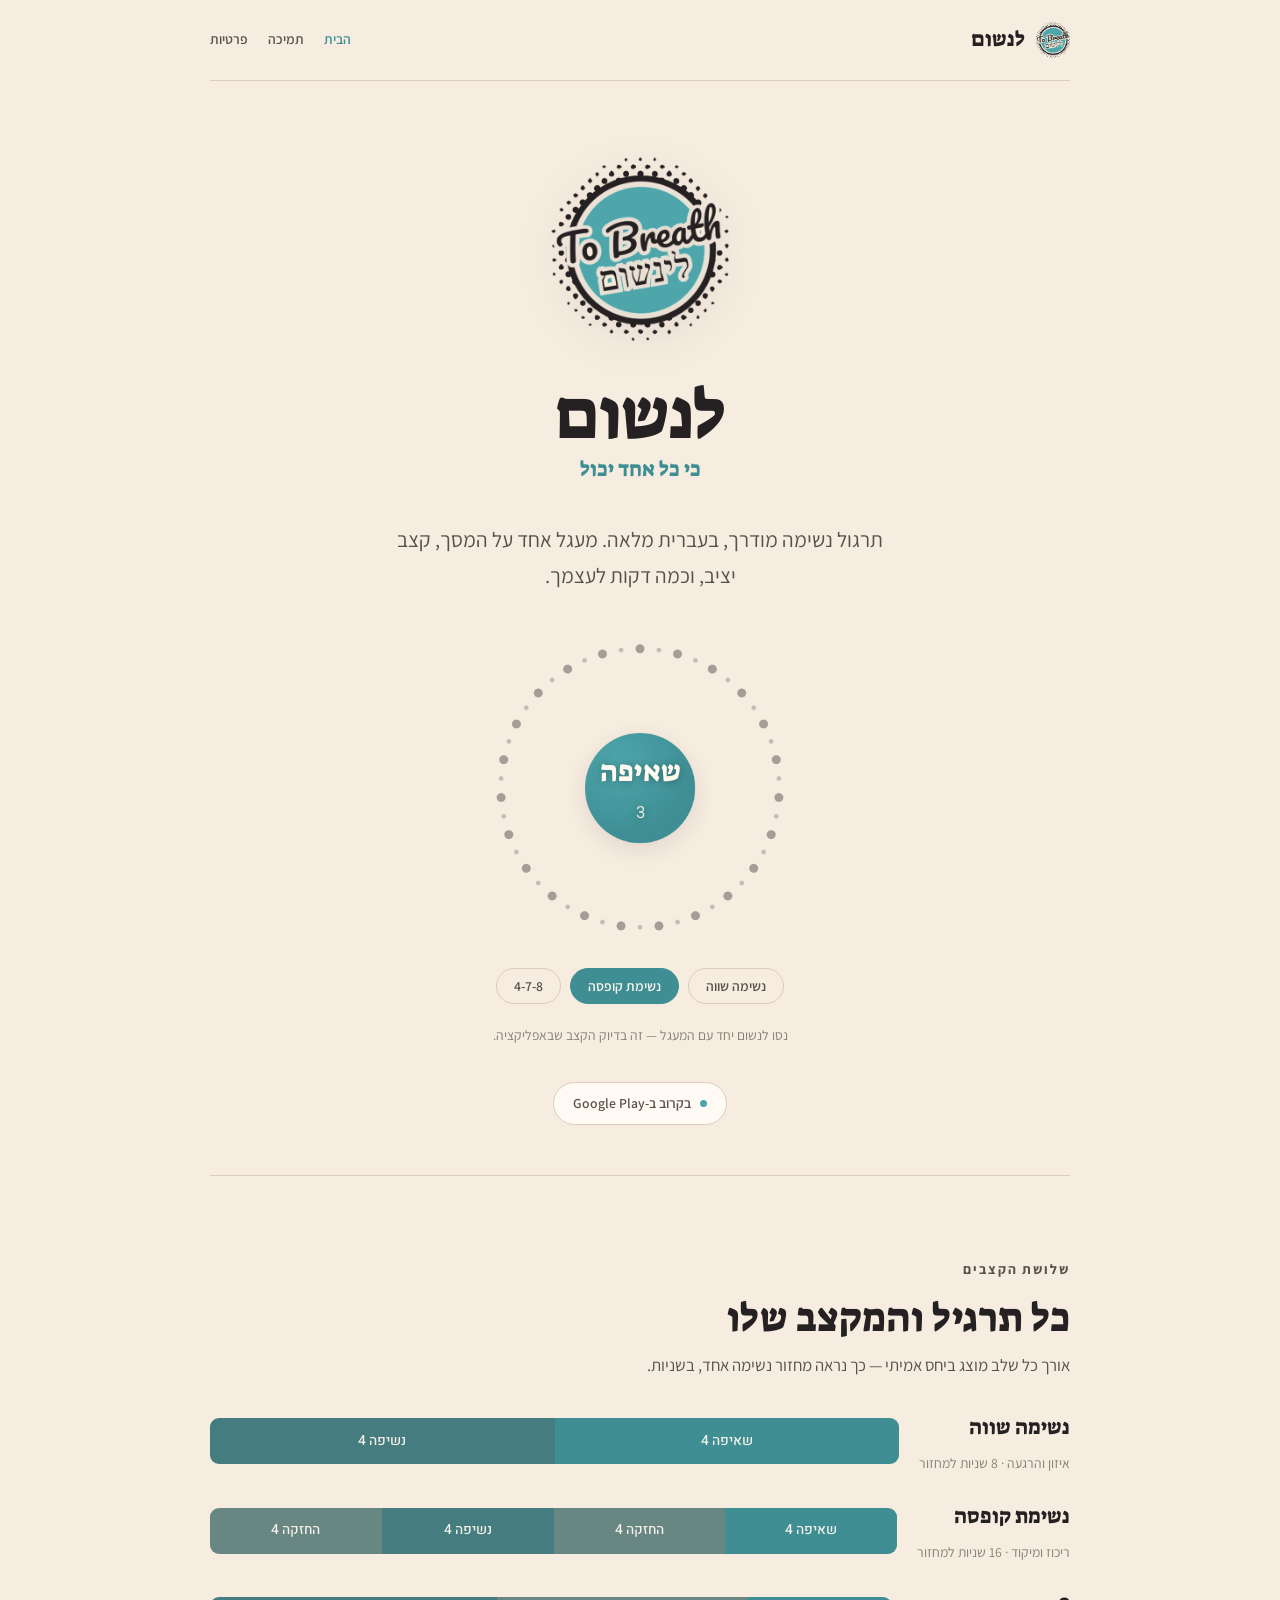
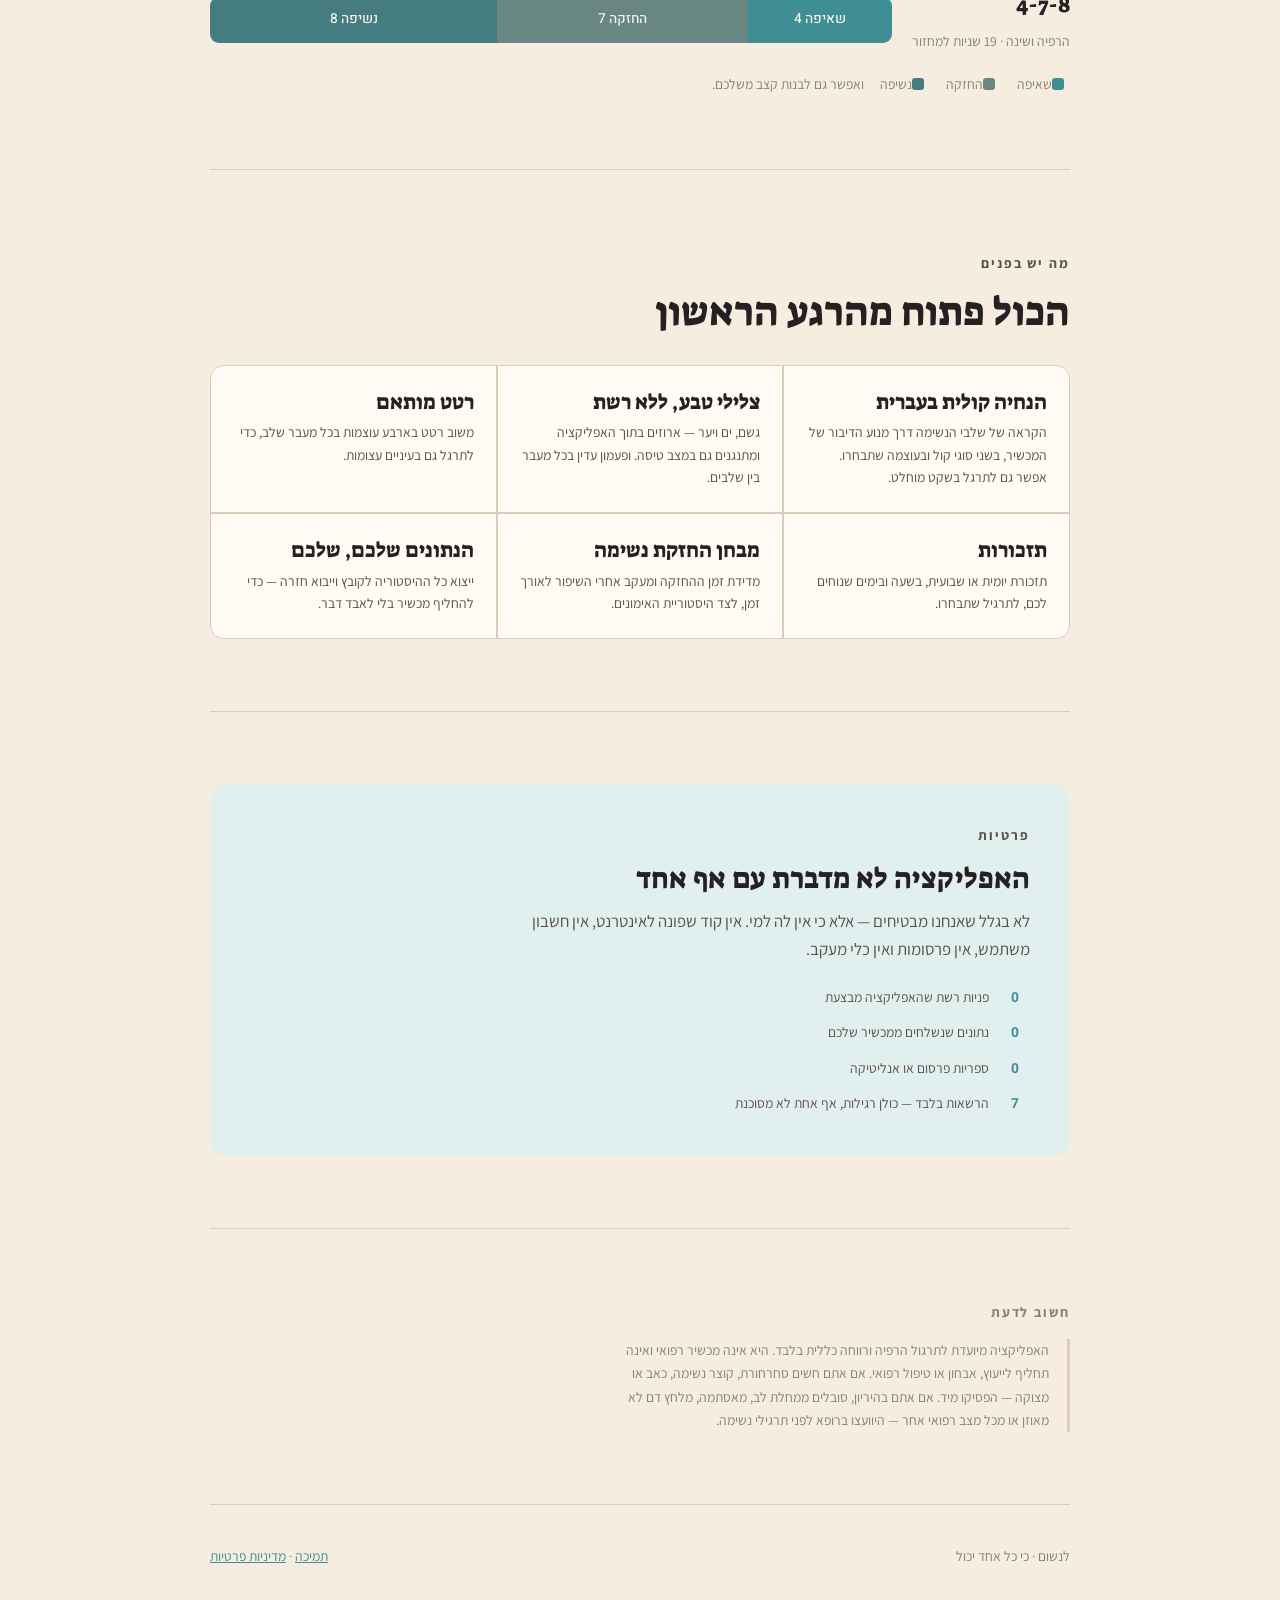
<file: index.html>
<!doctype html>
<html lang="he" dir="rtl">
<head>
<meta charset="utf-8">
<meta name="viewport" content="width=device-width, initial-scale=1">
<meta name="theme-color" content="#F6ECE0">
<link rel="icon" href="assets/logo.png">
<title>לנשום</title>
<link rel="preconnect" href="https://fonts.googleapis.com">
<link rel="preconnect" href="https://fonts.gstatic.com" crossorigin>
<link rel="stylesheet" href="https://fonts.googleapis.com/css2?family=Suez+One&family=Assistant:wght@300;400;600;700&family=Heebo:wght@400;500;700&display=swap">
<link rel="stylesheet" href="assets/site.css">
<style>
  /* ---- hero ---------------------------------------------------------- */
  .hero{display:flex; flex-direction:column; align-items:center; gap:34px;
        padding:clamp(40px,8vw,76px) 0 clamp(30px,5vw,50px); text-align:center}
  .hero p{text-align:center}
  .badge{width:clamp(132px,26vw,178px); height:auto; filter:drop-shadow(0 8px 22px var(--shadow))}
  .title{font-size:var(--step-4); letter-spacing:-.01em}
  .tagline{font-family:var(--f-display); font-size:var(--step-1); color:var(--teal); margin-top:-4px}
  .lede{font-size:var(--step-1); color:var(--ink-soft); max-width:52ch; margin-inline:auto}

  /* ---- the breathing widget: the app's core experience, live --------- */
  .breath{display:flex; flex-direction:column; align-items:center; gap:20px; width:100%}
  .stage{position:relative; width:min(320px,80vw); aspect-ratio:1; display:grid; place-items:center}
  .stage canvas{position:absolute; inset:0; width:100%; height:100%}
  .disc{
    width:52%; aspect-ratio:1; border-radius:50%;
    background:radial-gradient(circle at 32% 28%, var(--teal-bright), var(--teal) 70%);
    transform:scale(.44); will-change:transform;
    box-shadow:0 10px 34px var(--shadow);
  }
  .readout{position:absolute; display:flex; flex-direction:column; align-items:center; gap:2px; pointer-events:none}
  .phase{font-family:var(--f-display); font-size:var(--step-2); color:#FFF9F0; text-shadow:0 1px 10px rgba(0,0,0,.32)}
  .count{font-family:var(--f-num); font-variant-numeric:tabular-nums; font-size:var(--step-0);
         color:rgba(255,249,240,.82); text-shadow:0 1px 8px rgba(0,0,0,.3)}

  .chips{display:flex; flex-wrap:wrap; gap:9px; justify-content:center}
  .chip{
    font-family:var(--f-body); font-size:var(--step--1); font-weight:600; color:var(--ink-soft);
    background:transparent; border:1.5px solid var(--rule); border-radius:999px;
    padding:8px 17px; cursor:pointer; transition:background .18s,color .18s,border-color .18s;
  }
  .chip:hover{border-color:var(--teal)}
  .chip[aria-pressed="true"]{background:var(--teal); border-color:var(--teal); color:#FFF9F0}
  .hint{font-size:var(--step--1); color:var(--muted)}

  /* ---- sections ------------------------------------------------------ */
  section{padding-block:clamp(44px,7vw,72px); border-top:1px solid var(--rule)}
  .sec-head{margin-bottom:30px}
  .sec-head h2{font-size:var(--step-3)}
  .sec-head p{color:var(--ink-soft); margin-top:10px}

  /* rhythm bars: proportions are the real phase durations -------------- */
  .rhythms{display:flex; flex-direction:column; gap:26px}
  .rhythm{display:grid; grid-template-columns:minmax(120px,auto) 1fr; gap:8px 20px; align-items:center}
  .rhythm-name{font-family:var(--f-display); font-size:var(--step-1)}
  .rhythm-note{grid-column:1; font-size:var(--step--1); color:var(--muted); line-height:1.4}
  .bar{grid-column:2; grid-row:1 / span 2; display:flex; height:46px; border-radius:9px; overflow:hidden; background:var(--surface-2)}
  .seg{display:grid; place-items:center; font-family:var(--f-num); font-variant-numeric:tabular-nums;
       font-size:var(--step--1); font-weight:500; color:#FFF9F0; min-width:0}
  .seg span{opacity:.95; white-space:nowrap; overflow:hidden; text-overflow:ellipsis; padding-inline:4px}
  .seg.inhale{background:var(--teal)}
  .seg.hold{background:color-mix(in srgb, var(--teal) 45%, var(--muted))}
  .seg.exhale{background:color-mix(in srgb, var(--teal) 72%, #000 18%)}
  .legend{display:flex; flex-wrap:wrap; gap:16px; margin-top:22px; font-size:var(--step--1); color:var(--muted)}
  .legend i{display:inline-block; width:12px; height:12px; border-radius:3px; margin-inline-start:6px; vertical-align:-1px}

  /* feature list ------------------------------------------------------- */
  .features{display:grid; grid-template-columns:repeat(auto-fit,minmax(232px,1fr)); gap:2px; background:var(--rule);
            border:1px solid var(--rule); border-radius:14px; overflow:hidden}
  .feature{background:var(--surface); padding:24px 22px}
  .feature h3{font-size:var(--step-1); margin-bottom:7px}
  .feature p{font-size:var(--step--1); color:var(--ink-soft); line-height:1.62}

  /* privacy ------------------------------------------------------------ */
  .privacy{background:var(--teal-wash); border-radius:16px; padding:clamp(26px,5vw,40px)}
  .privacy h2{font-size:var(--step-2); margin-bottom:12px}
  .privacy p{color:var(--ink-soft)}
  .facts{list-style:none; padding:0; margin:22px 0 0; display:grid; gap:11px}
  .facts li{display:flex; gap:11px; align-items:baseline; font-size:var(--step--1); color:var(--ink-soft)}
  .facts b{font-family:var(--f-num); font-weight:700; color:var(--teal); min-width:2.2em; text-align:center;
           font-variant-numeric:tabular-nums}

  .disclaimer{font-size:var(--step--1); color:var(--muted); border-inline-start:3px solid var(--rule);
              padding-inline-start:18px; max-width:var(--measure)}
  footer{padding-block:40px 56px; border-top:1px solid var(--rule); display:flex; flex-wrap:wrap;
         gap:14px 26px; align-items:center; justify-content:space-between; font-size:var(--step--1); color:var(--muted)}
  .soon{display:inline-flex; align-items:center; gap:9px; font-size:var(--step--1); font-weight:600;
        color:var(--ink-soft); background:var(--surface); border:1px solid var(--rule);
        border-radius:999px; padding:9px 19px}
  .soon i{width:7px; height:7px; border-radius:50%; background:var(--teal-bright)}

  @media (prefers-reduced-motion:reduce){ .disc{transition:none !important} }
</style>


<meta name="description" content="תרגול נשימה מודרך בעברית — נשימה שווה, נשימת קופסה ו-4-7-8. ללא פרסומות, ללא מנויים וללא איסוף נתונים.">
</head>
<body>
<div class="wrap">
<nav class="nav">
  <a class="brand" href="index.html"><img src="assets/logo.png" alt="">לנשום</a>
  <ul>
    <li><a href="index.html" aria-current="page">הבית</a></li>
    <li><a href="support.html">תמיכה</a></li>
    <li><a href="privacy-policy.html">פרטיות</a></li>
  </ul>
</nav>

  <header class="hero">
    <img class="badge" src="assets/logo.png" alt="הלוגו של לנשום" width="405" height="420">
    <div>
      <h1 class="title">לנשום</h1>
      <p class="tagline">כי כל אחד יכול</p>
    </div>
    <p class="lede">תרגול נשימה מודרך, בעברית מלאה. מעגל אחד על המסך, קצב יציב, וכמה דקות לעצמך.</p>

    <div class="breath">
      <div class="stage">
        <canvas id="halo" width="640" height="640" aria-hidden="true"></canvas>
        <div class="disc" id="disc"></div>
        <div class="readout"><div class="phase" id="phase">שאיפה</div><div class="count" id="count">4</div></div>
      </div>
      <div class="chips" role="group" aria-label="בחירת קצב נשימה">
        <button class="chip" data-p="equal"  aria-pressed="false">נשימה שווה</button>
        <button class="chip" data-p="box"    aria-pressed="true">נשימת קופסה</button>
        <button class="chip" data-p="four78" aria-pressed="false">4-7-8</button>
      </div>
      <p class="hint">נסו לנשום יחד עם המעגל — זה בדיוק הקצב שבאפליקציה.</p>
    </div>

    <span class="soon"><i></i> בקרוב ב-Google Play</span>
  </header>

  <section>
    <div class="sec-head">
      <p class="eyebrow">שלושת הקצבים</p>
      <h2>כל תרגיל והמקצב שלו</h2>
      <p>אורך כל שלב מוצג ביחס אמיתי — כך נראה מחזור נשימה אחד, בשניות.</p>
    </div>

    <div class="rhythms">
      <div class="rhythm">
        <div class="rhythm-name">נשימה שווה</div>
        <div class="rhythm-note">איזון והרגעה · 8 שניות למחזור</div>
        <div class="bar" role="img" aria-label="שאיפה 4 שניות, נשיפה 4 שניות">
          <div class="seg inhale" style="flex:4"><span>שאיפה 4</span></div>
          <div class="seg exhale" style="flex:4"><span>נשיפה 4</span></div>
        </div>
      </div>

      <div class="rhythm">
        <div class="rhythm-name">נשימת קופסה</div>
        <div class="rhythm-note">ריכוז ומיקוד · 16 שניות למחזור</div>
        <div class="bar" role="img" aria-label="שאיפה 4, החזקה 4, נשיפה 4, החזקה 4">
          <div class="seg inhale" style="flex:4"><span>שאיפה 4</span></div>
          <div class="seg hold"   style="flex:4"><span>החזקה 4</span></div>
          <div class="seg exhale" style="flex:4"><span>נשיפה 4</span></div>
          <div class="seg hold"   style="flex:4"><span>החזקה 4</span></div>
        </div>
      </div>

      <div class="rhythm">
        <div class="rhythm-name">4-7-8</div>
        <div class="rhythm-note">הרפיה ושינה · 19 שניות למחזור</div>
        <div class="bar" role="img" aria-label="שאיפה 4, החזקה 7, נשיפה 8">
          <div class="seg inhale" style="flex:4"><span>שאיפה 4</span></div>
          <div class="seg hold"   style="flex:7"><span>החזקה 7</span></div>
          <div class="seg exhale" style="flex:8"><span>נשיפה 8</span></div>
        </div>
      </div>
    </div>

    <div class="legend">
      <span><i style="background:var(--teal)"></i>שאיפה</span>
      <span><i style="background:color-mix(in srgb,var(--teal) 45%,var(--muted))"></i>החזקה</span>
      <span><i style="background:color-mix(in srgb,var(--teal) 72%,#000 18%)"></i>נשיפה</span>
      <span>ואפשר גם לבנות קצב משלכם.</span>
    </div>
  </section>

  <section>
    <div class="sec-head">
      <p class="eyebrow">מה יש בפנים</p>
      <h2>הכול פתוח מהרגע הראשון</h2>
    </div>
    <div class="features">
      <div class="feature">
        <h3>הנחיה קולית בעברית</h3>
        <p>הקראה של שלבי הנשימה דרך מנוע הדיבור של המכשיר, בשני סוגי קול ובעוצמה שתבחרו. אפשר גם לתרגל בשקט מוחלט.</p>
      </div>
      <div class="feature">
        <h3>צלילי טבע, ללא רשת</h3>
        <p>גשם, ים ויער — ארוזים בתוך האפליקציה ומתנגנים גם במצב טיסה. ופעמון עדין בכל מעבר בין שלבים.</p>
      </div>
      <div class="feature">
        <h3>רטט מותאם</h3>
        <p>משוב רטט בארבע עוצמות בכל מעבר שלב, כדי לתרגל גם בעיניים עצומות.</p>
      </div>
      <div class="feature">
        <h3>תזכורות</h3>
        <p>תזכורת יומית או שבועית, בשעה ובימים שנוחים לכם, לתרגיל שתבחרו.</p>
      </div>
      <div class="feature">
        <h3>מבחן החזקת נשימה</h3>
        <p>מדידת זמן ההחזקה ומעקב אחרי השיפור לאורך זמן, לצד היסטוריית האימונים.</p>
      </div>
      <div class="feature">
        <h3>הנתונים שלכם, שלכם</h3>
        <p>ייצוא כל ההיסטוריה לקובץ וייבוא חזרה — כדי להחליף מכשיר בלי לאבד דבר.</p>
      </div>
    </div>
  </section>

  <section>
    <div class="privacy">
      <p class="eyebrow">פרטיות</p>
      <h2>האפליקציה לא מדברת עם אף אחד</h2>
      <p>לא בגלל שאנחנו מבטיחים — אלא כי אין לה למי. אין קוד שפונה לאינטרנט, אין חשבון משתמש, אין פרסומות ואין כלי מעקב.</p>
      <ul class="facts">
        <li><b>0</b> פניות רשת שהאפליקציה מבצעת</li>
        <li><b>0</b> נתונים שנשלחים ממכשיר שלכם</li>
        <li><b>0</b> ספריות פרסום או אנליטיקה</li>
        <li><b>7</b> הרשאות בלבד — כולן רגילות, אף אחת לא מסוכנת</li>
      </ul>
    </div>
  </section>

  <section>
    <p class="eyebrow">חשוב לדעת</p>
    <p class="disclaimer">
      האפליקציה מיועדת לתרגול הרפיה ורווחה כללית בלבד. היא אינה מכשיר רפואי ואינה תחליף לייעוץ,
      אבחון או טיפול רפואי. אם אתם חשים סחרחורת, קוצר נשימה, כאב או מצוקה — הפסיקו מיד.
      אם אתם בהיריון, סובלים ממחלת לב, מאסתמה, מלחץ דם לא מאוזן או מכל מצב רפואי אחר —
      היוועצו ברופא לפני תרגילי נשימה.
    </p>
  </section>

  <footer>
    <span>לנשום · כי כל אחד יכול</span>
    <span><a href="support.html">תמיכה</a> · <a href="privacy-policy.html">מדיניות פרטיות</a></span>
  </footer>
</div>

<script>
(function(){
  var PATTERNS = {
    equal:  [['inhale',4],['exhale',4]],
    box:    [['inhale',4],['hold_in',4],['exhale',4],['hold_out',4]],
    four78: [['inhale',4],['hold_in',7],['exhale',8]]
  };
  var LABEL = {inhale:'שאיפה', hold_in:'החזקה', exhale:'נשיפה', hold_out:'החזקה'};
  var disc  = document.getElementById('disc'),
      phase = document.getElementById('phase'),
      count = document.getElementById('count'),
      chips = Array.prototype.slice.call(document.querySelectorAll('.chip'));

  var reduce = window.matchMedia('(prefers-reduced-motion: reduce)').matches;
  var current = 'box', idx = 0, phaseStart = performance.now();

  /* Halftone halo — the dot ring lifted straight off the badge. */
  var cv = document.getElementById('halo'), cx = cv.getContext('2d');
  function halo(pulse){
    var S = cv.width, c = S/2, N = 46, R = S*0.435;
    cx.clearRect(0,0,S,S);
    var col = getComputedStyle(document.body).getPropertyValue('--ink').trim();
    for(var i=0;i<N;i++){
      var a = (i/N)*Math.PI*2 - Math.PI/2;
      var big = i%2===0;
      var r = (big?7.5:4.2) * (1 + pulse*(big?0.5:0.3));
      cx.globalAlpha = (big?0.5:0.3) * (0.62 + pulse*0.38);
      cx.beginPath();
      cx.arc(c + R*Math.cos(a), c + R*Math.sin(a), r, 0, Math.PI*2);
      cx.fillStyle = col; cx.fill();
    }
    cx.globalAlpha = 1;
  }

  function scaleFor(kind, t){
    /* 0.44 at rest, 1.0 at full — the same shape the app's circle uses. */
    if(kind==='inhale')  return 0.44 + 0.56*t;
    if(kind==='exhale')  return 1.00 - 0.56*t;
    if(kind==='hold_in') return 1.00;
    return 0.44;
  }

  function frame(now){
    var seq = PATTERNS[current], step = seq[idx], dur = step[1]*1000;
    var t = Math.min((now - phaseStart)/dur, 1);
    if(t >= 1){ idx = (idx+1) % seq.length; phaseStart = now; step = seq[idx]; t = 0; }

    var s = scaleFor(step[0], t);
    disc.style.transform = 'scale(' + s.toFixed(4) + ')';
    phase.textContent = LABEL[step[0]];
    count.textContent = Math.max(1, Math.ceil((1-t) * step[1]));
    halo((s - 0.44)/0.56);
    requestAnimationFrame(frame);
  }

  function select(p){
    current = p; idx = 0; phaseStart = performance.now();
    chips.forEach(function(c){ c.setAttribute('aria-pressed', String(c.dataset.p === p)); });
  }
  chips.forEach(function(c){ c.addEventListener('click', function(){ select(c.dataset.p); }); });

  if(reduce){
    disc.style.transform = 'scale(0.82)';
    phase.textContent = 'שאיפה'; count.textContent = '4';
    halo(0.6);
  } else {
    requestAnimationFrame(frame);
  }
  /* Repaint the halo when the viewer's theme flips, so it stays legible. */
  window.matchMedia('(prefers-color-scheme: dark)').addEventListener('change', function(){ halo(0.5); });
})();
</script>
</body>
</html>
</file>
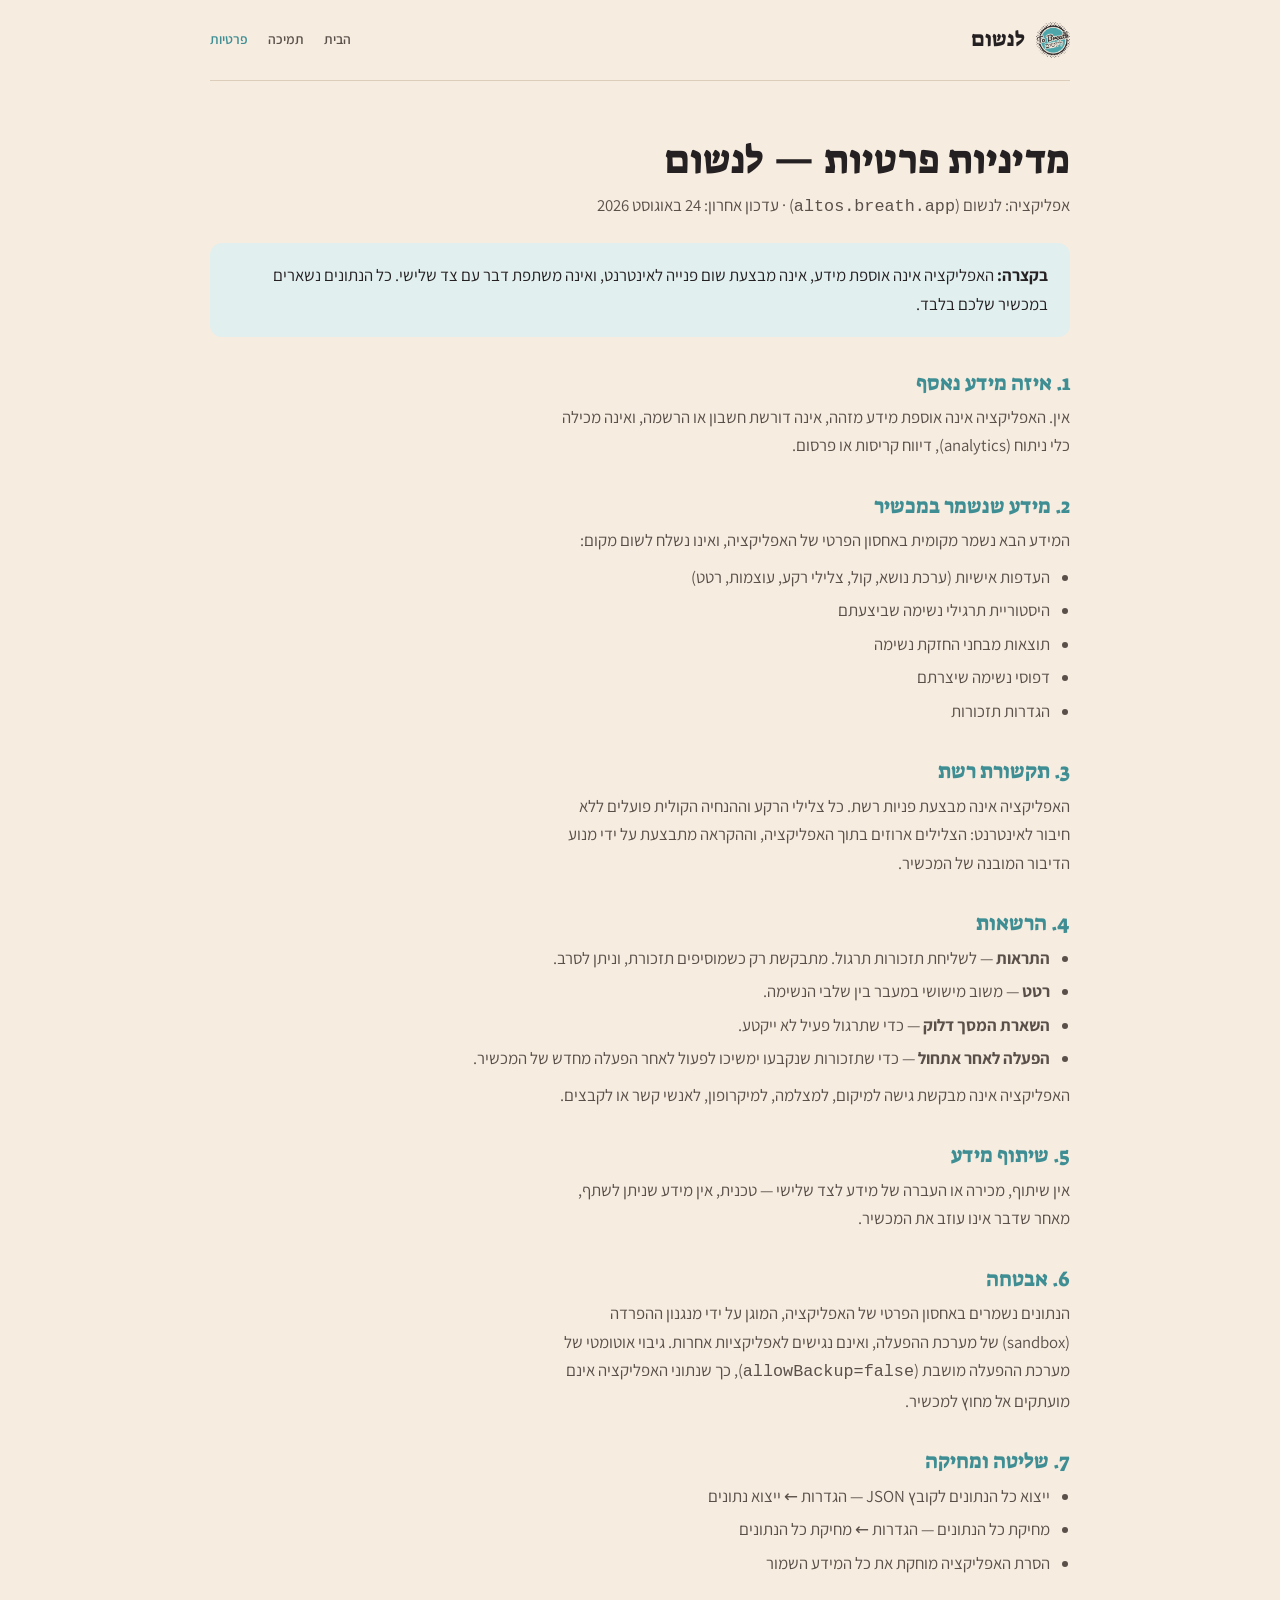
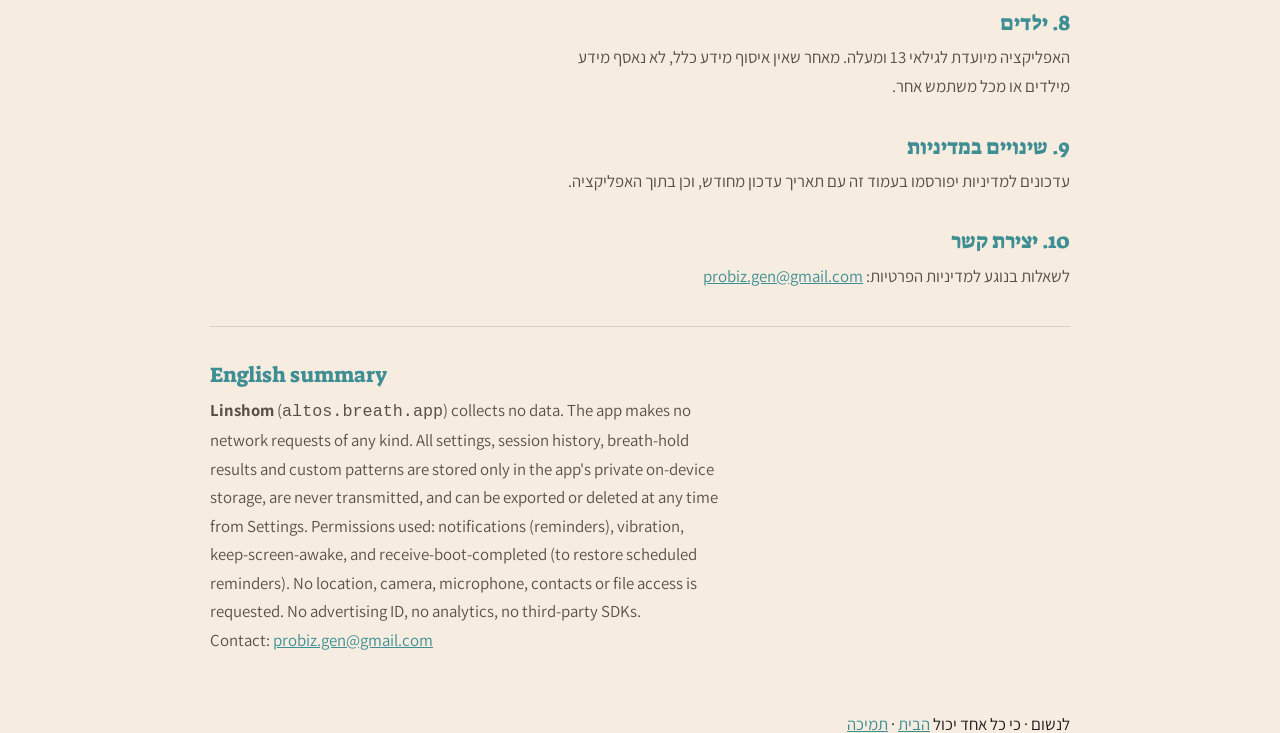
<file: privacy-policy.html>
<!doctype html>
<html lang="he" dir="rtl">
<head>
<meta charset="utf-8">
<meta name="viewport" content="width=device-width, initial-scale=1">
<meta name="theme-color" content="#F6ECE0">
<link rel="icon" href="assets/logo.png">
<title>מדיניות פרטיות · לנשום</title>
<link rel="preconnect" href="https://fonts.googleapis.com">
<link rel="preconnect" href="https://fonts.gstatic.com" crossorigin>
<link rel="stylesheet" href="https://fonts.googleapis.com/css2?family=Suez+One&family=Assistant:wght@300;400;600;700&family=Heebo:wght@400;500;700&display=swap">
<link rel="stylesheet" href="assets/site.css">
<meta name="description" content="מדיניות הפרטיות של לנשום: האפליקציה אינה אוספת מידע ואינה מבצעת פניות רשת.">
</head>
<body>
<div class="wrap">
<nav class="nav">
  <a class="brand" href="index.html"><img src="assets/logo.png" alt="">לנשום</a>
  <ul>
    <li><a href="index.html">הבית</a></li>
    <li><a href="support.html">תמיכה</a></li>
    <li><a href="privacy-policy.html" aria-current="page">פרטיות</a></li>
  </ul>
</nav>
<article class="prose">
  <h1>מדיניות פרטיות — לנשום</h1>
  <p class="meta">אפליקציה: לנשום (<code>altos.breath.app</code>) · עדכון אחרון: 24 באוגוסט 2026</p>

  <div class="callout">
    <strong>בקצרה:</strong> האפליקציה אינה אוספת מידע, אינה מבצעת שום פנייה לאינטרנט,
    ואינה משתפת דבר עם צד שלישי. כל הנתונים נשארים במכשיר שלכם בלבד.
  </div>

  <h2>1. איזה מידע נאסף</h2>
  <p>אין. האפליקציה אינה אוספת מידע מזהה, אינה דורשת חשבון או הרשמה, ואינה מכילה
     כלי ניתוח (analytics), דיווח קריסות או פרסום.</p>

  <h2>2. מידע שנשמר במכשיר</h2>
  <p>המידע הבא נשמר מקומית באחסון הפרטי של האפליקציה, ואינו נשלח לשום מקום:</p>
  <ul>
    <li>העדפות אישיות (ערכת נושא, קול, צלילי רקע, עוצמות, רטט)</li>
    <li>היסטוריית תרגילי נשימה שביצעתם</li>
    <li>תוצאות מבחני החזקת נשימה</li>
    <li>דפוסי נשימה שיצרתם</li>
    <li>הגדרות תזכורות</li>
  </ul>

  <h2>3. תקשורת רשת</h2>
  <p>האפליקציה אינה מבצעת פניות רשת. כל צלילי הרקע וההנחיה הקולית פועלים ללא
     חיבור לאינטרנט: הצלילים ארוזים בתוך האפליקציה, וההקראה מתבצעת על ידי מנוע
     הדיבור המובנה של המכשיר.</p>

  <h2>4. הרשאות</h2>
  <ul>
    <li><strong>התראות</strong> — לשליחת תזכורות תרגול. מתבקשת רק כשמוסיפים תזכורת, וניתן לסרב.</li>
    <li><strong>רטט</strong> — משוב מישושי במעבר בין שלבי הנשימה.</li>
    <li><strong>השארת המסך דלוק</strong> — כדי שתרגול פעיל לא ייקטע.</li>
    <li><strong>הפעלה לאחר אתחול</strong> — כדי שתזכורות שנקבעו ימשיכו לפעול לאחר הפעלה מחדש של המכשיר.</li>
  </ul>
  <p>האפליקציה אינה מבקשת גישה למיקום, למצלמה, למיקרופון, לאנשי קשר או לקבצים.</p>

  <h2>5. שיתוף מידע</h2>
  <p>אין שיתוף, מכירה או העברה של מידע לצד שלישי — טכנית, אין מידע שניתן לשתף,
     מאחר שדבר אינו עוזב את המכשיר.</p>

  <h2>6. אבטחה</h2>
  <p>הנתונים נשמרים באחסון הפרטי של האפליקציה, המוגן על ידי מנגנון ההפרדה
     (sandbox) של מערכת ההפעלה, ואינם נגישים לאפליקציות אחרות. גיבוי אוטומטי של
     מערכת ההפעלה מושבת (<code>allowBackup=false</code>), כך שנתוני האפליקציה
     אינם מועתקים אל מחוץ למכשיר.</p>

  <h2>7. שליטה ומחיקה</h2>
  <ul>
    <li>ייצוא כל הנתונים לקובץ JSON — הגדרות ← ייצוא נתונים</li>
    <li>מחיקת כל הנתונים — הגדרות ← מחיקת כל הנתונים</li>
    <li>הסרת האפליקציה מוחקת את כל המידע השמור</li>
  </ul>

  <h2>8. ילדים</h2>
  <p>האפליקציה מיועדת לגילאי 13 ומעלה. מאחר שאין איסוף מידע כלל, לא נאסף מידע
     מילדים או מכל משתמש אחר.</p>

  <h2>9. שינויים במדיניות</h2>
  <p>עדכונים למדיניות יפורסמו בעמוד זה עם תאריך עדכון מחודש, וכן בתוך האפליקציה.</p>

  <h2>10. יצירת קשר</h2>
  <p>לשאלות בנוגע למדיניות הפרטיות: <a href="mailto:probiz.gen@gmail.com">probiz.gen@gmail.com</a></p>

  <hr style="margin:36px 0; border:none; border-top:1px solid rgba(128,128,128,.25)">

  <div class="en">
    <h2>English summary</h2>
    <p><strong>Linshom</strong> (<code>altos.breath.app</code>) collects no data.
       The app makes no network requests of any kind. All settings, session
       history, breath-hold results and custom patterns are stored only in the
       app's private on-device storage, are never transmitted, and can be
       exported or deleted at any time from Settings. Permissions used:
       notifications (reminders), vibration, keep-screen-awake, and
       receive-boot-completed (to restore scheduled reminders). No location,
       camera, microphone, contacts or file access is requested. No advertising
       ID, no analytics, no third-party SDKs.</p>
    <p>Contact: <a href="mailto:probiz.gen@gmail.com">probiz.gen@gmail.com</a></p>
  </div>
</article>
<footer>
  <span>לנשום · כי כל אחד יכול</span>
  <span><a href="index.html">הבית</a> · <a href="support.html">תמיכה</a></span>
</footer>
</div>
</body>
</html>
</file>
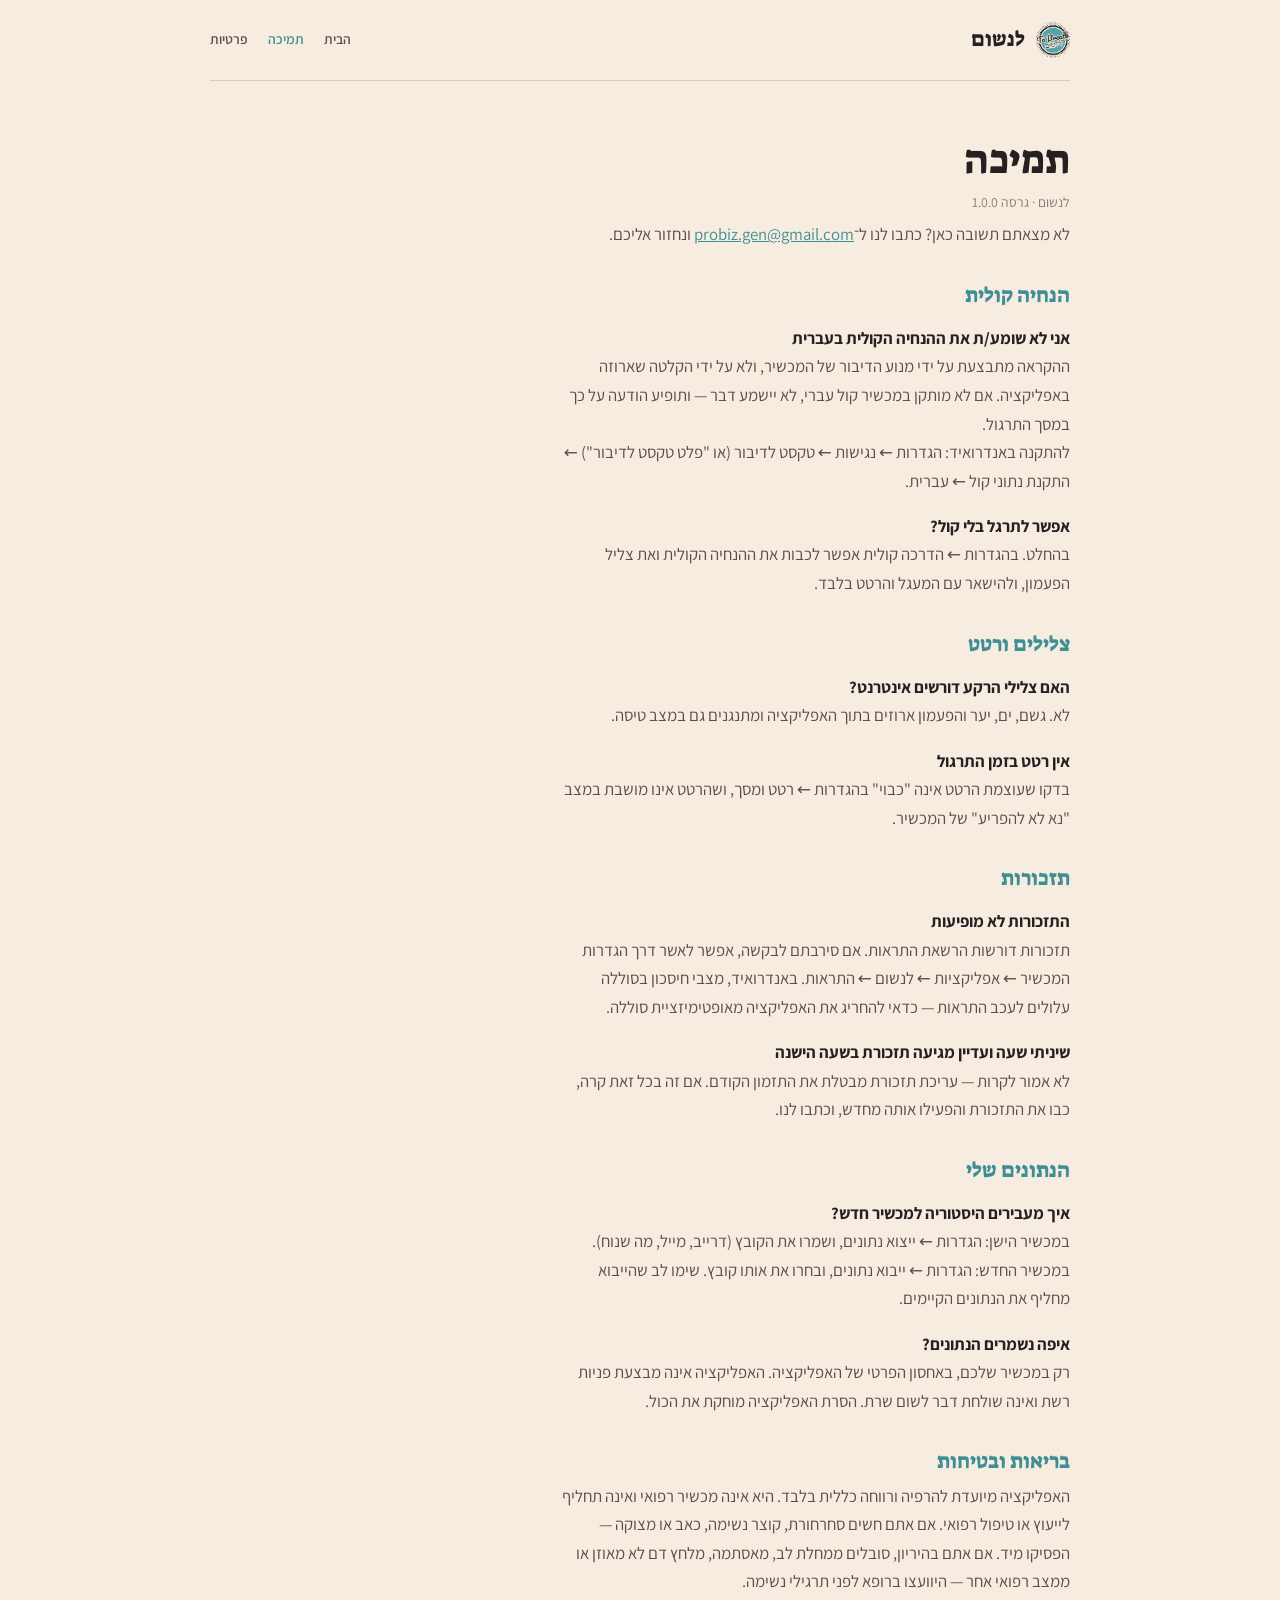
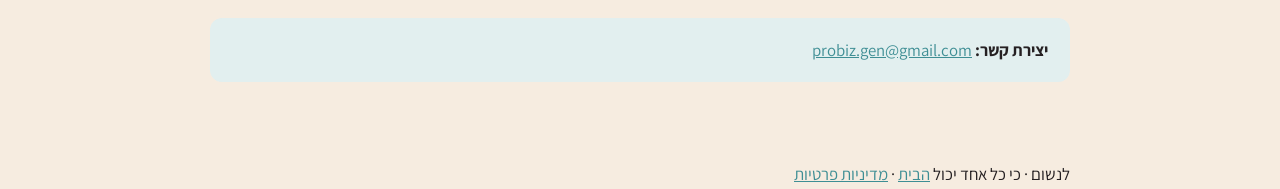
<file: support.html>
<!doctype html>
<html lang="he" dir="rtl">
<head>
<meta charset="utf-8">
<meta name="viewport" content="width=device-width, initial-scale=1">
<meta name="theme-color" content="#F6ECE0">
<link rel="icon" href="assets/logo.png">
<title>תמיכה · לנשום</title>
<link rel="preconnect" href="https://fonts.googleapis.com">
<link rel="preconnect" href="https://fonts.gstatic.com" crossorigin>
<link rel="stylesheet" href="https://fonts.googleapis.com/css2?family=Suez+One&family=Assistant:wght@300;400;600;700&family=Heebo:wght@400;500;700&display=swap">
<link rel="stylesheet" href="assets/site.css">
<meta name="description" content="תמיכה ושאלות נפוצות על אפליקציית לנשום.">
</head>
<body>
<div class="wrap">
<nav class="nav">
  <a class="brand" href="index.html"><img src="assets/logo.png" alt="">לנשום</a>
  <ul>
    <li><a href="index.html">הבית</a></li>
    <li><a href="support.html" aria-current="page">תמיכה</a></li>
    <li><a href="privacy-policy.html">פרטיות</a></li>
  </ul>
</nav>
<article class="prose">
  <h1>תמיכה</h1>
  <p class="updated">לנשום · גרסה 1.0.0</p>
  <p>לא מצאתם תשובה כאן? כתבו לנו ל־<a href="mailto:probiz.gen@gmail.com">probiz.gen@gmail.com</a> ונחזור אליכם.</p>

  <h2>הנחיה קולית</h2>
  <h3>אני לא שומע/ת את ההנחיה הקולית בעברית</h3>
  <p>ההקראה מתבצעת על ידי מנוע הדיבור של המכשיר, ולא על ידי הקלטה שארוזה באפליקציה. אם לא מותקן במכשיר קול עברי, לא יישמע דבר — ותופיע הודעה על כך במסך התרגול.</p>
  <p>להתקנה באנדרואיד: הגדרות ← נגישות ← טקסט לדיבור (או "פלט טקסט לדיבור") ← התקנת נתוני קול ← עברית.</p>

  <h3>אפשר לתרגל בלי קול?</h3>
  <p>בהחלט. בהגדרות ← הדרכה קולית אפשר לכבות את ההנחיה הקולית ואת צליל הפעמון, ולהישאר עם המעגל והרטט בלבד.</p>

  <h2>צלילים ורטט</h2>
  <h3>האם צלילי הרקע דורשים אינטרנט?</h3>
  <p>לא. גשם, ים, יער והפעמון ארוזים בתוך האפליקציה ומתנגנים גם במצב טיסה.</p>

  <h3>אין רטט בזמן התרגול</h3>
  <p>בדקו שעוצמת הרטט אינה "כבוי" בהגדרות ← רטט ומסך, ושהרטט אינו מושבת במצב "נא לא להפריע" של המכשיר.</p>

  <h2>תזכורות</h2>
  <h3>התזכורות לא מופיעות</h3>
  <p>תזכורות דורשות הרשאת התראות. אם סירבתם לבקשה, אפשר לאשר דרך הגדרות המכשיר ← אפליקציות ← לנשום ← התראות. באנדרואיד, מצבי חיסכון בסוללה עלולים לעכב התראות — כדאי להחריג את האפליקציה מאופטימיזציית סוללה.</p>

  <h3>שיניתי שעה ועדיין מגיעה תזכורת בשעה הישנה</h3>
  <p>לא אמור לקרות — עריכת תזכורת מבטלת את התזמון הקודם. אם זה בכל זאת קרה, כבו את התזכורת והפעילו אותה מחדש, וכתבו לנו.</p>

  <h2>הנתונים שלי</h2>
  <h3>איך מעבירים היסטוריה למכשיר חדש?</h3>
  <p>במכשיר הישן: הגדרות ← ייצוא נתונים, ושמרו את הקובץ (דרייב, מייל, מה שנוח). במכשיר החדש: הגדרות ← ייבוא נתונים, ובחרו את אותו קובץ. שימו לב שהייבוא מחליף את הנתונים הקיימים.</p>

  <h3>איפה נשמרים הנתונים?</h3>
  <p>רק במכשיר שלכם, באחסון הפרטי של האפליקציה. האפליקציה אינה מבצעת פניות רשת ואינה שולחת דבר לשום שרת. הסרת האפליקציה מוחקת את הכול.</p>

  <h2>בריאות ובטיחות</h2>
  <p>האפליקציה מיועדת להרפיה ורווחה כללית בלבד. היא אינה מכשיר רפואי ואינה תחליף לייעוץ או טיפול רפואי. אם אתם חשים סחרחורת, קוצר נשימה, כאב או מצוקה — הפסיקו מיד. אם אתם בהיריון, סובלים ממחלת לב, מאסתמה, מלחץ דם לא מאוזן או ממצב רפואי אחר — היוועצו ברופא לפני תרגילי נשימה.</p>

  <div class="callout"><p><strong>יצירת קשר:</strong> <a href="mailto:probiz.gen@gmail.com">probiz.gen@gmail.com</a></p></div>
</article>
<footer>
  <span>לנשום · כי כל אחד יכול</span>
  <span><a href="index.html">הבית</a> · <a href="privacy-policy.html">מדיניות פרטיות</a></span>
</footer>
</div>
</body>
</html>
</file>
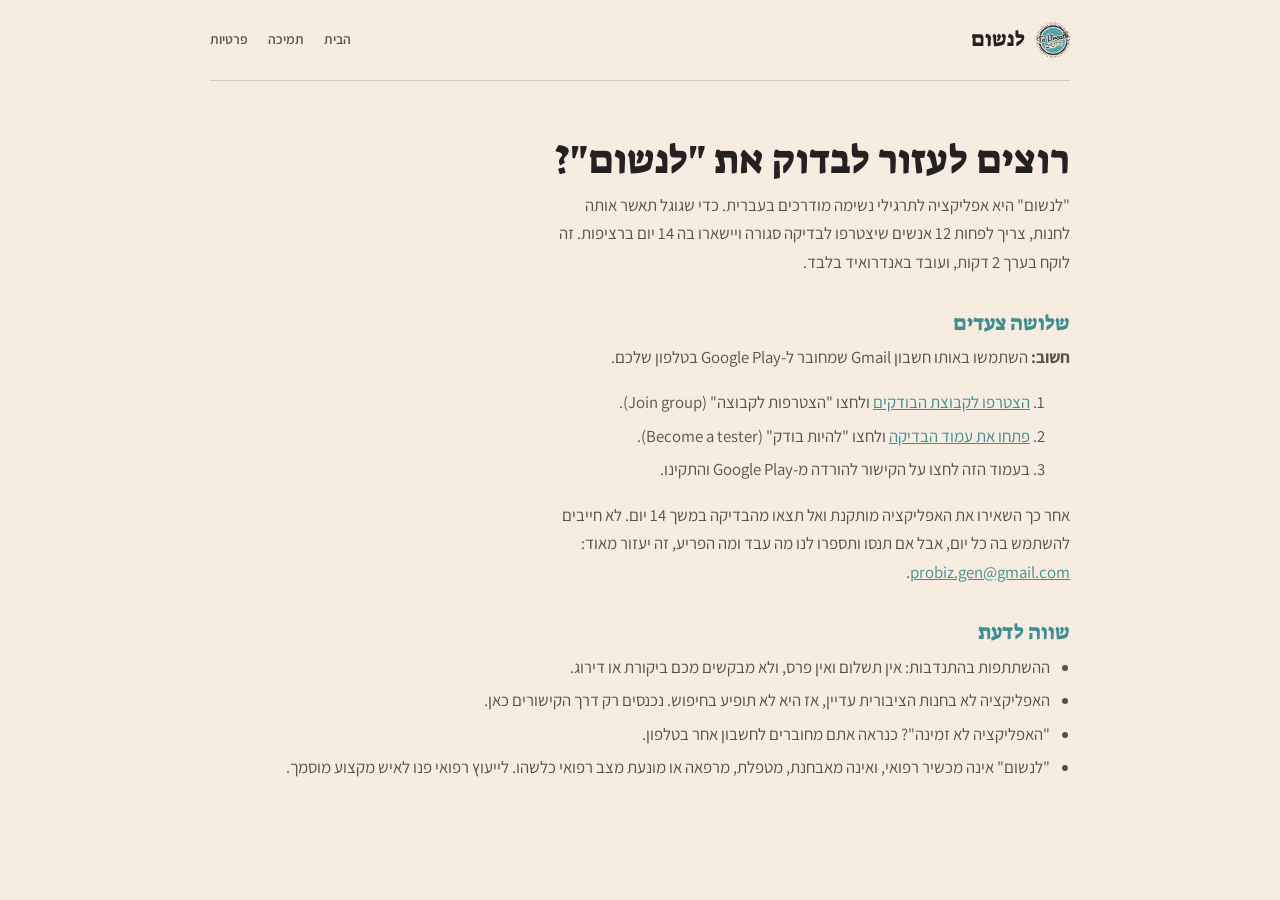
<file: docs/testers.html>
<!doctype html>
<html lang="he" dir="rtl">
<head>
<meta charset="utf-8">
<meta name="viewport" content="width=device-width, initial-scale=1">
<meta name="theme-color" content="#F6ECE0">
<meta name="robots" content="noindex">
<link rel="icon" href="assets/logo.png">
<title>הצטרפות לבדיקה · לנשום</title>
<link rel="preconnect" href="https://fonts.googleapis.com">
<link rel="preconnect" href="https://fonts.gstatic.com" crossorigin>
<link rel="stylesheet" href="https://fonts.googleapis.com/css2?family=Suez+One&family=Assistant:wght@300;400;600;700&family=Heebo:wght@400;500;700&display=swap">
<link rel="stylesheet" href="assets/site.css">
<meta name="description" content="הצטרפות לבדיקה הסגורה של אפליקציית לנשום באנדרואיד.">
</head>
<body>
<div class="wrap">
<nav class="nav">
  <a class="brand" href="index.html"><img src="assets/logo.png" alt="">לנשום</a>
  <ul>
    <li><a href="index.html">הבית</a></li>
    <li><a href="support.html">תמיכה</a></li>
    <li><a href="privacy-policy.html">פרטיות</a></li>
  </ul>
</nav>
<article class="prose">
  <h1>רוצים לעזור לבדוק את "לנשום"?</h1>
  <p>"לנשום" היא אפליקציה לתרגילי נשימה מודרכים בעברית. כדי שגוגל תאשר אותה לחנות, צריך לפחות 12 אנשים שיצטרפו לבדיקה סגורה ויישארו בה 14 יום ברציפות. זה לוקח בערך 2 דקות, ועובד באנדרואיד בלבד.</p>

  <h2>שלושה צעדים</h2>
  <p><b>חשוב:</b> השתמשו באותו חשבון Gmail שמחובר ל-Google Play בטלפון שלכם.</p>
  <ol>
    <li><a href="https://groups.google.com/g/linshom-testers">הצטרפו לקבוצת הבודקים</a> ולחצו "הצטרפות לקבוצה" (Join group).</li>
    <li><a href="https://play.google.com/apps/testing/altos.breath.app">פתחו את עמוד הבדיקה</a> ולחצו "להיות בודק" (Become a tester).</li>
    <li>בעמוד הזה לחצו על הקישור להורדה מ-Google Play והתקינו.</li>
  </ol>
  <p>אחר כך השאירו את האפליקציה מותקנת ואל תצאו מהבדיקה במשך 14 יום. לא חייבים להשתמש בה כל יום, אבל אם תנסו ותספרו לנו מה עבד ומה הפריע, זה יעזור מאוד: <a href="mailto:probiz.gen@gmail.com">probiz.gen@gmail.com</a>.</p>

  <h2>שווה לדעת</h2>
  <ul>
    <li>ההשתתפות בהתנדבות: אין תשלום ואין פרס, ולא מבקשים מכם ביקורת או דירוג.</li>
    <li>האפליקציה לא בחנות הציבורית עדיין, אז היא לא תופיע בחיפוש. נכנסים רק דרך הקישורים כאן.</li>
    <li>"האפליקציה לא זמינה"? כנראה אתם מחוברים לחשבון אחר בטלפון.</li>
    <li>"לנשום" אינה מכשיר רפואי, ואינה מאבחנת, מטפלת, מרפאה או מונעת מצב רפואי כלשהו. לייעוץ רפואי פנו לאיש מקצוע מוסמך.</li>
  </ul>
</article>
</div>
</body>
</html>
</file>
<file: assets/site.css>
/* ---- tokens: complete light palette on bare :root ------------------- */
  :root{
    --ground:#F6ECE0;          /* the badge's own cream field */
    --surface:#FFFAF3;
    --surface-2:#EFE3D4;
    --ink:#252022;             /* the badge's near-black */
    --ink-soft:#5A5049;
    --muted:#8A7F74;           /* neutral biased warm toward the cream */
    --rule:#DCCDBA;
    --teal:#3E8E94;            /* readable on cream */
    --teal-bright:#4EA6AA;     /* the badge's disc */
    --teal-wash:#E2EFEF;
    --shadow:rgba(37,32,34,.10);

    --f-display:"Suez One","Georgia",serif;
    --f-body:"Assistant","Segoe UI",system-ui,sans-serif;
    --f-num:"Heebo","Segoe UI",system-ui,sans-serif;

    --step--1:.86rem; --step-0:1.05rem; --step-1:1.32rem;
    --step-2:1.8rem;  --step-3:2.5rem;  --step-4:clamp(2.6rem,7vw,4.4rem);
    --measure:64ch;
  }
  @media (prefers-color-scheme:dark){
    :root:not([data-theme="light"]){
      --ground:#1A1715;        /* warm near-black, not a neutral grey */
      --surface:#221E1B;
      --surface-2:#2C2724;
      --ink:#F1E7DA;
      --ink-soft:#C9BCAE;
      --muted:#9A8D80;
      --rule:#3A332E;
      --teal:#6FC3C6;
      --teal-bright:#7ED0D2;
      --teal-wash:#20302F;
      --shadow:rgba(0,0,0,.45);
    }
  }
  :root[data-theme="dark"]{
    --ground:#1A1715; --surface:#221E1B; --surface-2:#2C2724;
    --ink:#F1E7DA; --ink-soft:#C9BCAE; --muted:#9A8D80; --rule:#3A332E;
    --teal:#6FC3C6; --teal-bright:#7ED0D2; --teal-wash:#20302F;
    --shadow:rgba(0,0,0,.45);
  }

  *,*::before,*::after{box-sizing:border-box}
  html{-webkit-text-size-adjust:100%}
  body{
    margin:0; background:var(--ground); color:var(--ink);
    font-family:var(--f-body); font-size:var(--step-0); line-height:1.7;
    direction:rtl; text-align:right;
    -webkit-font-smoothing:antialiased;
  }
  .wrap{max-width:940px; margin-inline:auto; padding-inline:clamp(18px,5vw,40px)}
  h1,h2,h3{font-family:var(--f-display); font-weight:400; line-height:1.15; text-wrap:balance; margin:0}
  p{margin:0; max-width:var(--measure)}
  a{color:var(--teal)}
  a:focus-visible,button:focus-visible{outline:2.5px solid var(--teal-bright); outline-offset:3px; border-radius:6px}

  .eyebrow{
    font-family:var(--f-body); font-size:var(--step--1); font-weight:700;
    letter-spacing:.14em; color:var(--muted); margin:0 0 14px;
  }


  /* ---- shared chrome: nav + prose, used by every page ---------------- */
  .nav{display:flex; align-items:center; justify-content:space-between; gap:16px;
       padding-block:22px; border-bottom:1px solid var(--rule); flex-wrap:wrap}
  .nav a{text-decoration:none}
  .nav .brand{display:flex; align-items:center; gap:11px; color:var(--ink); font-family:var(--f-display); font-size:var(--step-1)}
  .nav .brand img{width:34px; height:auto}
  .nav ul{list-style:none; display:flex; gap:20px; margin:0; padding:0; font-size:var(--step--1); font-weight:600}
  .nav ul a{color:var(--ink-soft)}
  .nav ul a:hover,.nav ul a[aria-current="page"]{color:var(--teal)}

  .prose{padding-block:clamp(34px,6vw,56px)}
  .prose h1{font-size:var(--step-3); margin-bottom:8px}
  .prose h2{font-size:var(--step-1); color:var(--teal); margin:34px 0 8px}
  .prose h3{font-size:var(--step-0); font-weight:700; font-family:var(--f-body); margin:22px 0 4px}
  .prose p,.prose li{color:var(--ink-soft)}
  .prose ul{padding-inline-start:20px; margin:8px 0}
  .prose li{margin:5px 0}
  .prose .updated{color:var(--muted); font-size:var(--step--1); margin-bottom:6px}
  .callout{background:var(--teal-wash); border-radius:12px; padding:18px 22px; margin:22px 0}
  .callout p{color:var(--ink)}
  .en{direction:ltr; text-align:left}
  .en h2{margin-top:10px}
</file>
<file: docs/assets/site.css>
/* ---- tokens: complete light palette on bare :root ------------------- */
  :root{
    --ground:#F6ECE0;          /* the badge's own cream field */
    --surface:#FFFAF3;
    --surface-2:#EFE3D4;
    --ink:#252022;             /* the badge's near-black */
    --ink-soft:#5A5049;
    --muted:#8A7F74;           /* neutral biased warm toward the cream */
    --rule:#DCCDBA;
    --teal:#3E8E94;            /* readable on cream */
    --teal-bright:#4EA6AA;     /* the badge's disc */
    --teal-wash:#E2EFEF;
    --shadow:rgba(37,32,34,.10);

    --f-display:"Suez One","Georgia",serif;
    --f-body:"Assistant","Segoe UI",system-ui,sans-serif;
    --f-num:"Heebo","Segoe UI",system-ui,sans-serif;

    --step--1:.86rem; --step-0:1.05rem; --step-1:1.32rem;
    --step-2:1.8rem;  --step-3:2.5rem;  --step-4:clamp(2.6rem,7vw,4.4rem);
    --measure:64ch;
  }
  @media (prefers-color-scheme:dark){
    :root:not([data-theme="light"]){
      --ground:#1A1715;        /* warm near-black, not a neutral grey */
      --surface:#221E1B;
      --surface-2:#2C2724;
      --ink:#F1E7DA;
      --ink-soft:#C9BCAE;
      --muted:#9A8D80;
      --rule:#3A332E;
      --teal:#6FC3C6;
      --teal-bright:#7ED0D2;
      --teal-wash:#20302F;
      --shadow:rgba(0,0,0,.45);
    }
  }
  :root[data-theme="dark"]{
    --ground:#1A1715; --surface:#221E1B; --surface-2:#2C2724;
    --ink:#F1E7DA; --ink-soft:#C9BCAE; --muted:#9A8D80; --rule:#3A332E;
    --teal:#6FC3C6; --teal-bright:#7ED0D2; --teal-wash:#20302F;
    --shadow:rgba(0,0,0,.45);
  }

  *,*::before,*::after{box-sizing:border-box}
  html{-webkit-text-size-adjust:100%}
  body{
    margin:0; background:var(--ground); color:var(--ink);
    font-family:var(--f-body); font-size:var(--step-0); line-height:1.7;
    direction:rtl; text-align:right;
    -webkit-font-smoothing:antialiased;
  }
  .wrap{max-width:940px; margin-inline:auto; padding-inline:clamp(18px,5vw,40px)}
  h1,h2,h3{font-family:var(--f-display); font-weight:400; line-height:1.15; text-wrap:balance; margin:0}
  p{margin:0; max-width:var(--measure)}
  a{color:var(--teal)}
  a:focus-visible,button:focus-visible{outline:2.5px solid var(--teal-bright); outline-offset:3px; border-radius:6px}

  .eyebrow{
    font-family:var(--f-body); font-size:var(--step--1); font-weight:700;
    letter-spacing:.14em; color:var(--muted); margin:0 0 14px;
  }


  /* ---- shared chrome: nav + prose, used by every page ---------------- */
  .nav{display:flex; align-items:center; justify-content:space-between; gap:16px;
       padding-block:22px; border-bottom:1px solid var(--rule); flex-wrap:wrap}
  .nav a{text-decoration:none}
  .nav .brand{display:flex; align-items:center; gap:11px; color:var(--ink); font-family:var(--f-display); font-size:var(--step-1)}
  .nav .brand img{width:34px; height:auto}
  .nav ul{list-style:none; display:flex; gap:20px; margin:0; padding:0; font-size:var(--step--1); font-weight:600}
  .nav ul a{color:var(--ink-soft)}
  .nav ul a:hover,.nav ul a[aria-current="page"]{color:var(--teal)}

  .prose{padding-block:clamp(34px,6vw,56px)}
  .prose h1{font-size:var(--step-3); margin-bottom:8px}
  .prose h2{font-size:var(--step-1); color:var(--teal); margin:34px 0 8px}
  .prose h3{font-size:var(--step-0); font-weight:700; font-family:var(--f-body); margin:22px 0 4px}
  .prose p,.prose li{color:var(--ink-soft)}
  .prose ul{padding-inline-start:20px; margin:8px 0}
  .prose li{margin:5px 0}
  .prose .updated{color:var(--muted); font-size:var(--step--1); margin-bottom:6px}
  .callout{background:var(--teal-wash); border-radius:12px; padding:18px 22px; margin:22px 0}
  .callout p{color:var(--ink)}
  .en{direction:ltr; text-align:left}
  .en h2{margin-top:10px}
</file>
